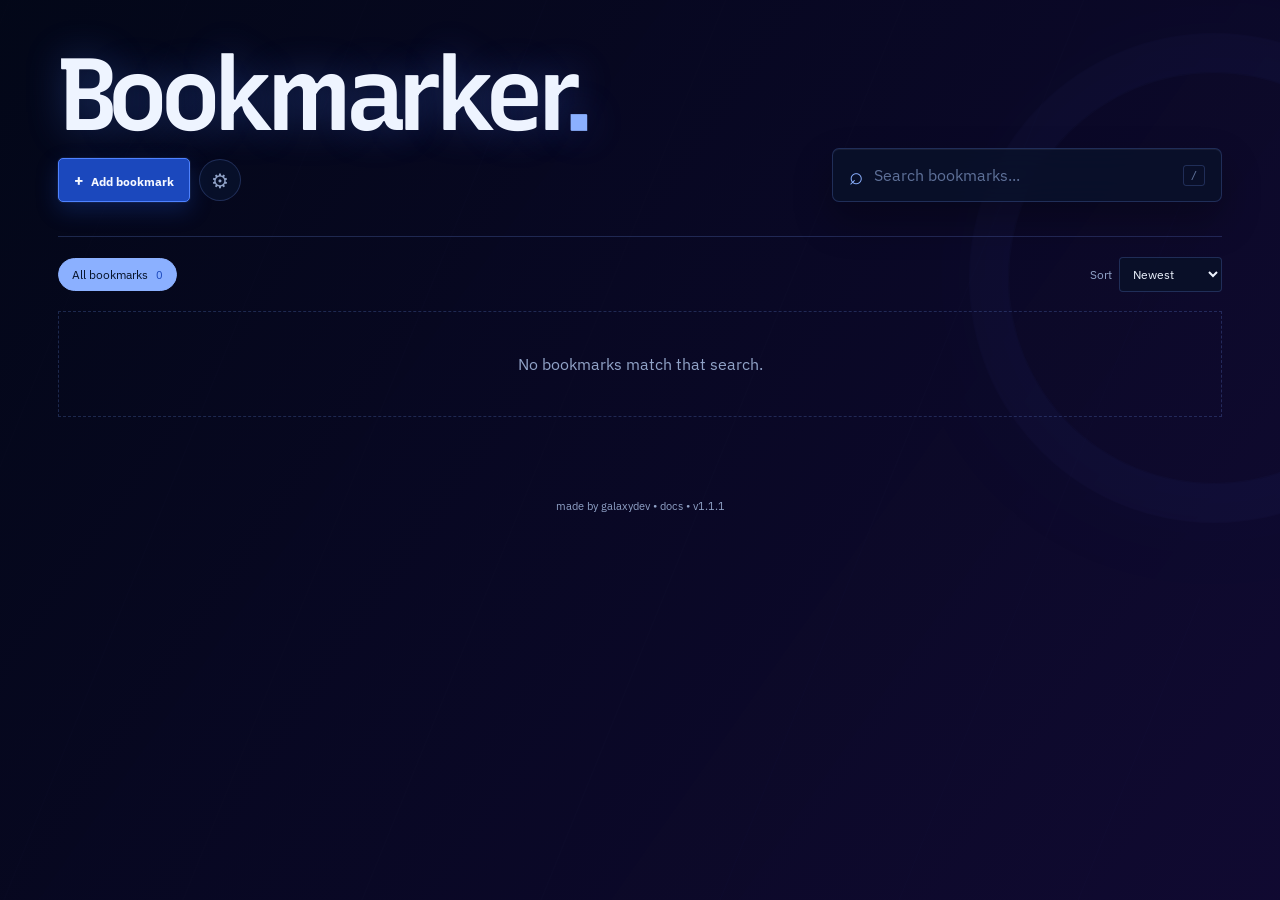
<file: index.html>
<!DOCTYPE html>
<html>
    <head>
        <meta charset="UTF-8">
        <meta name="viewport" content="width=device-width, initial-scale=1.0">
        <title>Bookmarker</title>
        <link rel="stylesheet" href="style.css">
        <link rel="preconnect" href="https://fonts.googleapis.com">
        <link rel="preconnect" href="https://fonts.gstatic.com" crossorigin>
        <link href="https://fonts.googleapis.com/css2?family=Recursive:wght@300..1000&display=swap" rel="stylesheet">
        <link rel="preconnect" href="https://fonts.googleapis.com">
        <link rel="preconnect" href="https://fonts.gstatic.com" crossorigin>
        <link href="https://fonts.googleapis.com/css2?family=IBM+Plex+Sans:ital,wght@0,100..700;1,100..700&display=swap" rel="stylesheet">
    </head>
    <body>

<main class="page-shell">
    <section class="intro" aria-labelledby="page-title">
        <div class="title-row"><h1 id="page-title">Bookmarker<span>.</span></h1><div class="title-actions"><button class="add-button" id="open-modal" type="button"><span aria-hidden="true">+</span> Add bookmark</button><div class="settings-wrap"><button class="settings-button" id="settings-button" type="button" aria-label="Open bookmark settings" aria-expanded="false">&#9881;</button><div class="settings-menu" id="settings-menu" hidden><p class="settings-label">workspace tools</p><a class="settings-menu-link" href="docs.html">&#8599; docs</a><button id="export-bookmarks" type="button">&#8595; Download save data</button><button id="import-bookmarks" type="button">&#8593; Upload save data</button><input id="import-file" type="file" accept="application/json,.json" hidden></div></div></div></div>
        <label class="search-box">
            <span class="search-icon" aria-hidden="true">⌕</span>
            <span class="sr-only">Search bookmarks</span>
            <input id="bookmark-search" type="search" placeholder="Search bookmarks..." autocomplete="off">
            <kbd>/</kbd>
        </label>
    </section>

    <nav class="category-bar" aria-label="Bookmark categories">
        <div class="category-tabs" role="tablist" aria-label="Filter bookmarks">
            <button class="category-button active" type="button" data-category="all" role="tab" aria-selected="true">All bookmarks <span>0</span></button>
            <div id="custom-categories"></div>
        </div>
        <label class="sort-control">Sort <select id="sort-bookmarks"><option value="newest">Newest</option><option value="title">Title A-Z</option><option value="category">Category</option></select></label>
    </nav>

    <section class="bookmark-grid" id="bookmark-grid" aria-live="polite">
        <p class="empty-state" id="empty-state" hidden>No bookmarks match that search.</p>
    </section>
</main>

<div class="modal-backdrop" id="bookmark-modal" hidden>
    <section class="modal" role="dialog" aria-modal="true" aria-labelledby="modal-title">
        <div class="modal-heading"><div><p class="eyebrow">new shortcut</p><h2 id="modal-title">Add bookmark</h2></div><button class="close-button" id="close-modal" type="button" aria-label="Close dialog">&times;</button></div>
        <form id="bookmark-form">
            <label>Title<input name="title" type="text" placeholder="e.g. GitHub" required></label>
            <label>URL<input name="url" type="text" inputmode="url" placeholder="https://example.com or app://link" required></label>
            <label>Image URL <span class="optional">optional</span><input name="image" type="url" placeholder="https://example.com/icon.png"></label>
            <label>Tags <span class="optional">select existing or type a new tag</span><input name="tags" type="text" list="bookmark-tag-options" placeholder="work, tools" autocomplete="off"></label>
            <datalist id="bookmark-tag-options"></datalist>
            <label class="temporary-toggle"><input name="temporary" type="checkbox" id="temporary-bookmark"> Temporary bookmark</label>
            <div id="expiry-field" class="expiry-fields" hidden><label>Delete date<input class="date-input" name="expiresDate" type="date"></label><label>Time<input name="expiresTime" type="time" value="23:59"></label></div>
            <p class="form-note">Add at least one tag to create a filter for it.</p>
            <div class="form-actions"><button class="cancel-button" id="cancel-modal" type="button">Cancel</button><button class="save-button" type="submit">Save bookmark</button></div>
        </form>
    </section>
</div>

<div class="modal-backdrop" id="delete-modal" hidden>
    <section class="modal confirm-modal" role="dialog" aria-modal="true" aria-labelledby="delete-title">
        <div class="modal-heading"><div><p class="eyebrow">remove shortcut</p><h2 id="delete-title">Delete bookmark?</h2></div><button class="close-button" id="close-delete" type="button" aria-label="Close dialog">&times;</button></div>
        <p class="confirm-copy">This will remove <strong id="delete-name"></strong> from your bookmarks.</p>
        <div class="form-actions"><button class="cancel-button" id="cancel-delete" type="button">Cancel</button><button class="delete-confirm-button" id="confirm-delete" type="button">Delete bookmark</button></div>
    </section>
</div>
<footer>
    <p>made by galaxydev • <a class="docs-link" href="docs.html">docs</a> • <span title="08/24/26">v1.1.1</span></p>
</footer>
<script src="index.js"></script>
    </body>
</html>
</file>
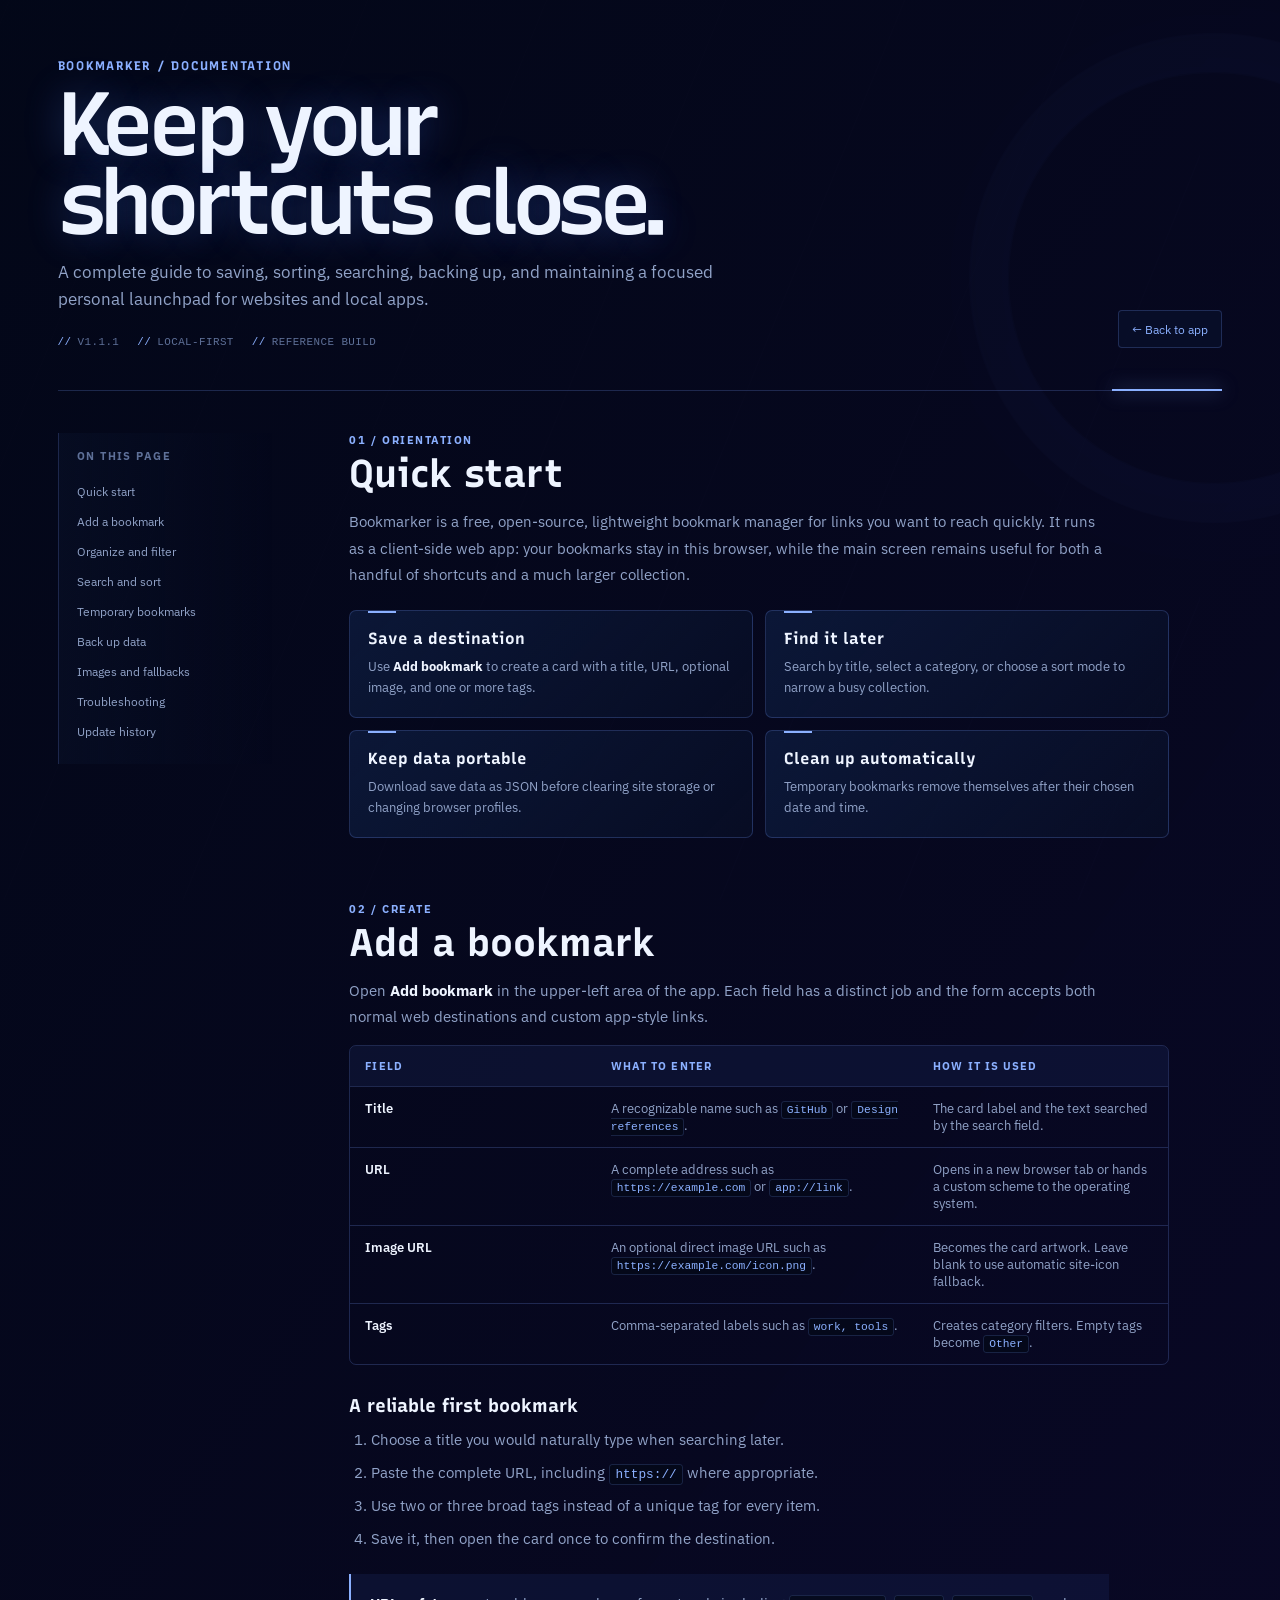
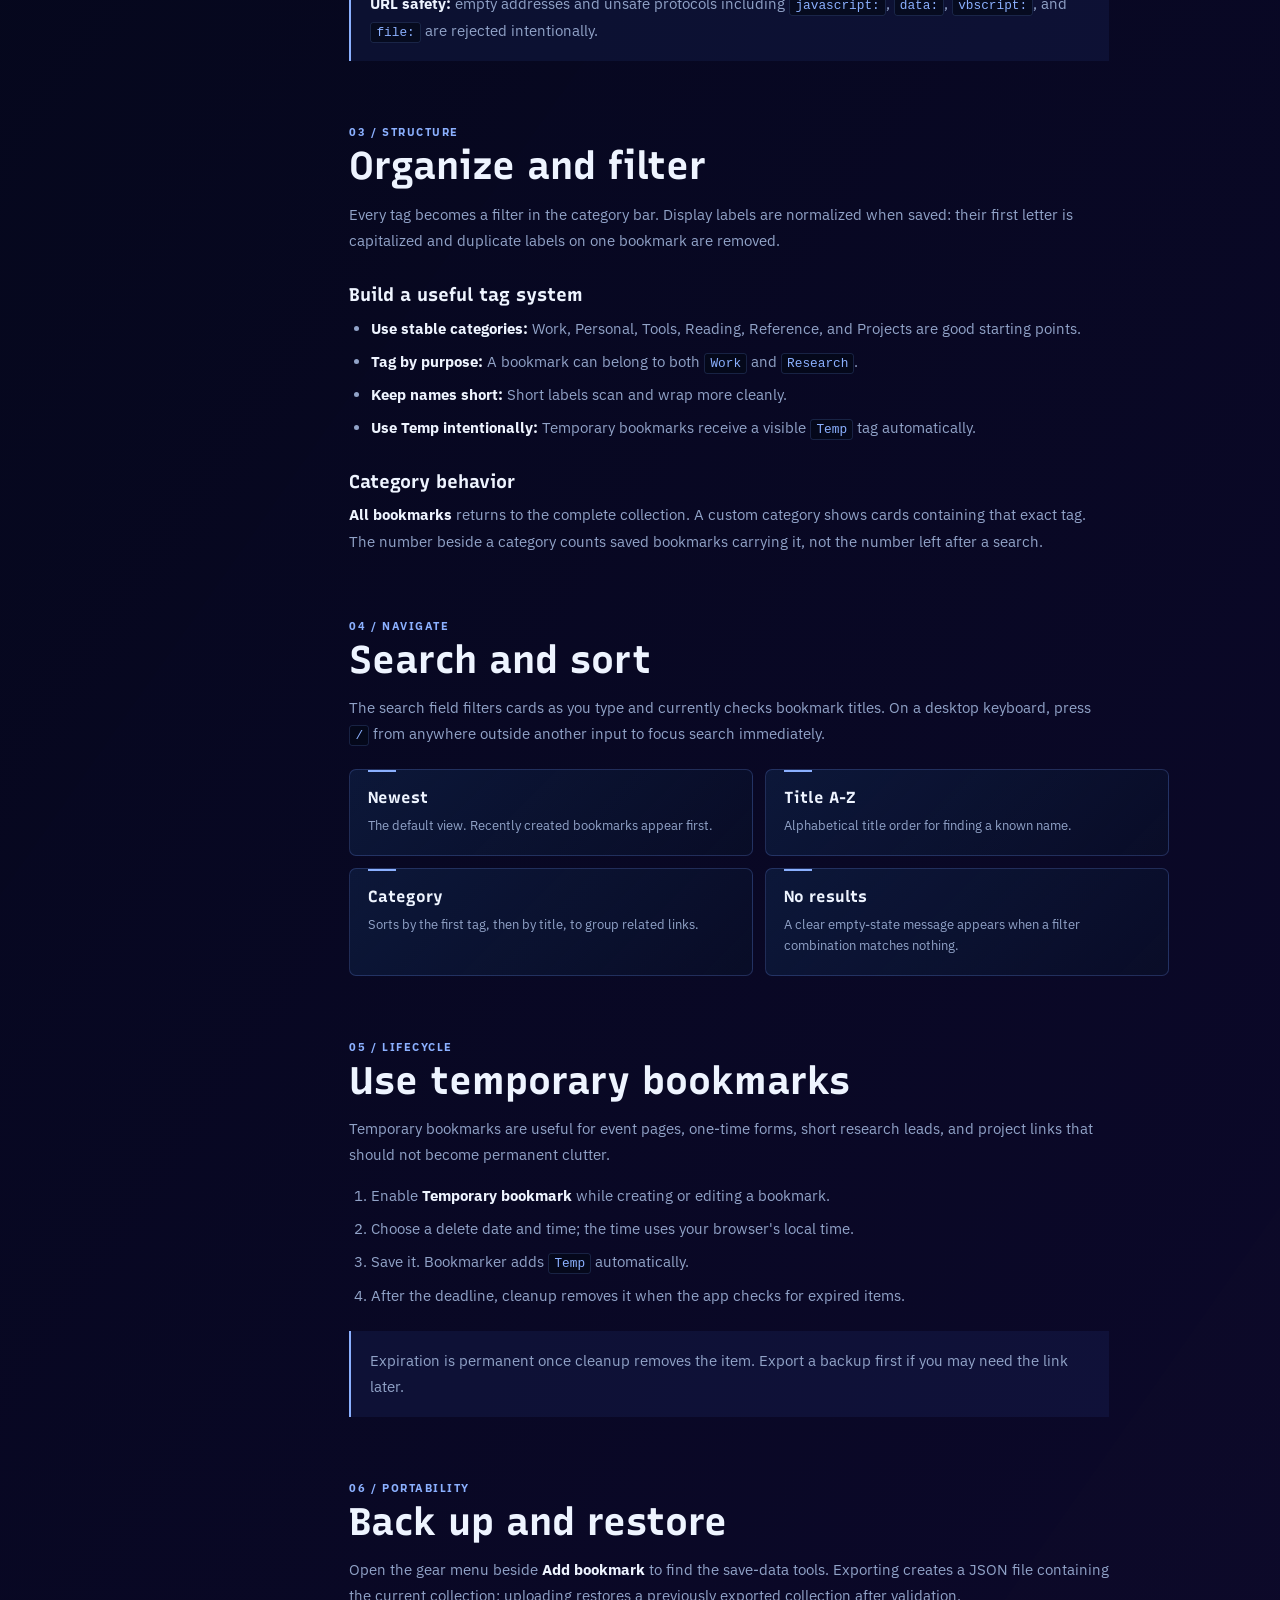
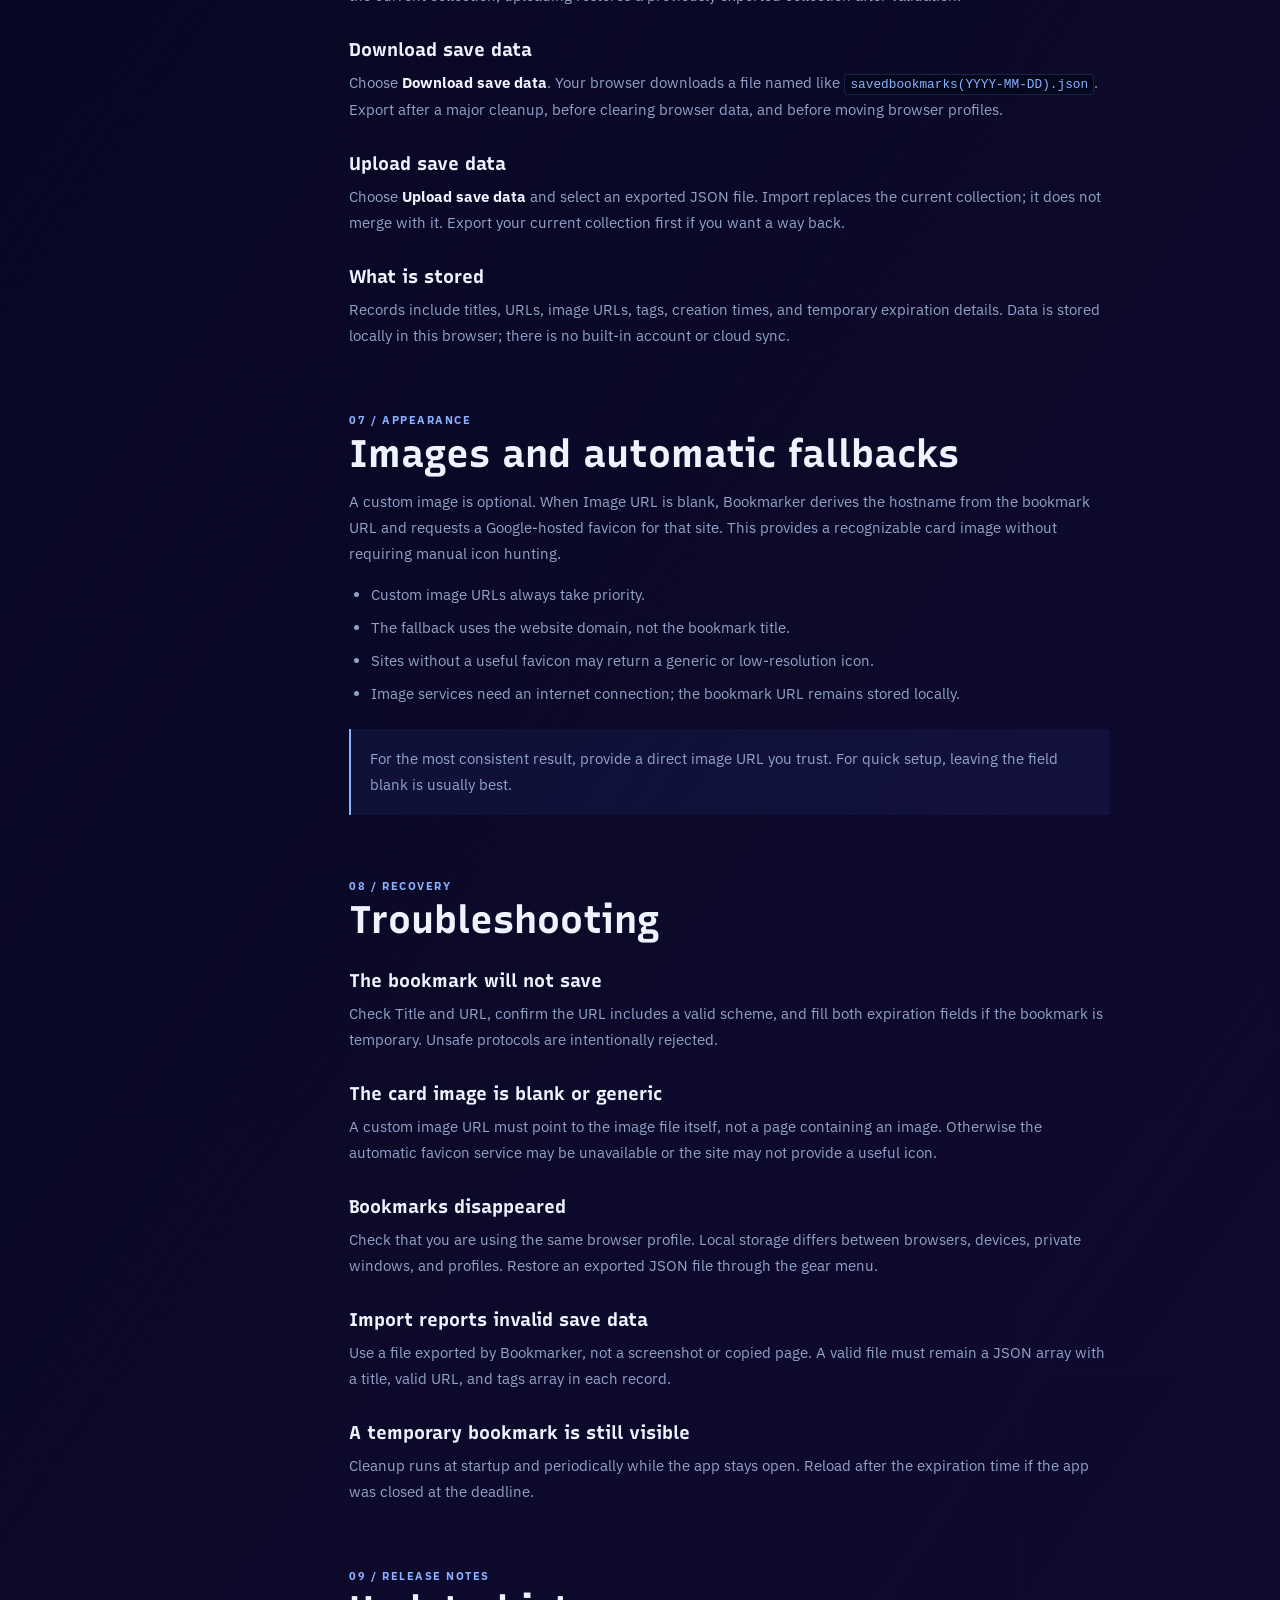
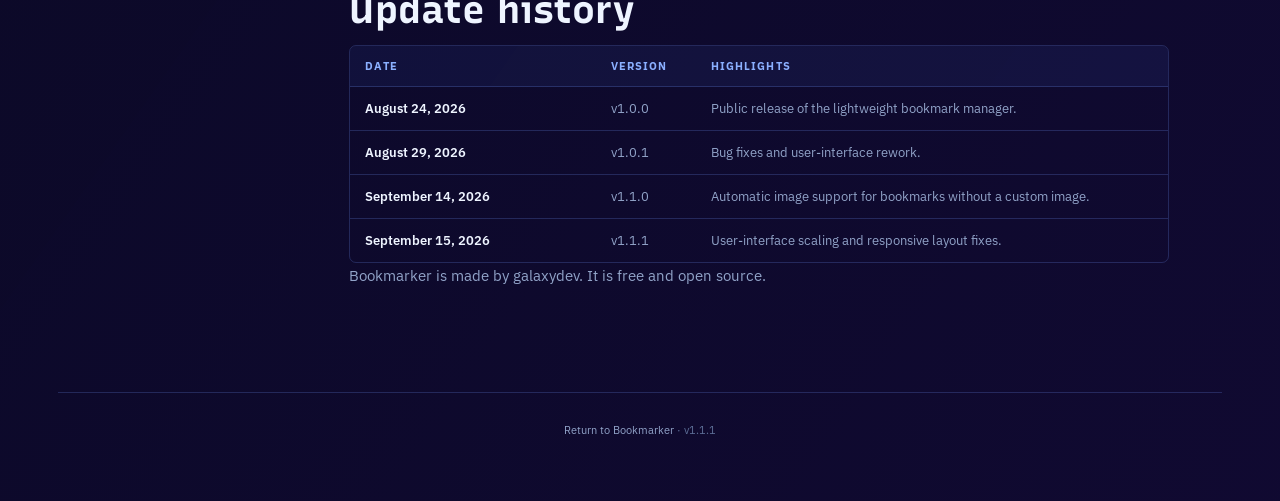
<file: docs.html>
<!DOCTYPE html>
<html lang="en">
<head>
  <meta charset="UTF-8">
  <meta name="viewport" content="width=device-width, initial-scale=1.0">
  <meta name="description" content="The complete Bookmarker user guide for creating, organizing, searching, and backing up bookmarks.">
  <title>Bookmarker User Guide</title>
  <link rel="stylesheet" href="style.css">
  <link rel="preconnect" href="https://fonts.googleapis.com">
  <link rel="preconnect" href="https://fonts.gstatic.com" crossorigin>
  <link href="https://fonts.googleapis.com/css2?family=Recursive:wght@300..1000&display=swap" rel="stylesheet">
  <link rel="preconnect" href="https://fonts.googleapis.com">
  <link rel="preconnect" href="https://fonts.gstatic.com" crossorigin>
  <link href="https://fonts.googleapis.com/css2?family=IBM+Plex+Sans:ital,wght@0,100..700;1,100..700&display=swap" rel="stylesheet">
  <style>
    .guide { width: min(1180px, 100%); margin: 0 auto; }
    .guide-header { position: relative; display: flex; align-items: end; justify-content: space-between; gap: 28px; padding: 34px 0 42px; border-bottom: 1px solid var(--line); }
    .guide-header::after { position: absolute; right: 0; bottom: -1px; width: 110px; height: 2px; content: ""; background: var(--blue-bright); box-shadow: 0 0 18px rgba(139,176,255,.7); }
    .guide-kicker, .section-kicker { color: var(--blue-bright); font-size: .68rem; font-weight: 700; letter-spacing: .14em; text-transform: uppercase; }
    .guide-kicker { font-family: var(--display); font-size: .78rem; }
    .guide-header h1 { max-width: 760px; margin: 12px 0 16px; font-size: clamp(3rem, 7vw, 6.5rem); line-height: .88; }
    .lede { max-width: 680px; margin: 0; color: var(--muted); font-size: 1.05rem; line-height: 1.65; }
    .guide-meta { display: flex; flex-wrap: wrap; gap: 8px 18px; margin-top: 22px; color: var(--dim); font-family: ui-monospace,SFMono-Regular,Menlo,monospace; font-size: .68rem; letter-spacing: .04em; text-transform: uppercase; }
    .guide-meta span::before { margin-right: 6px; color: var(--blue-bright); content: "//"; }
    .back-link { display: inline-flex; flex: 0 0 auto; padding: 10px 13px; color: var(--blue-bright); font-size: .78rem; text-decoration: none; border: 1px solid var(--line); border-radius: 4px; background: rgba(9,20,48,.58); }
    .back-link:hover { color: var(--ink); border-color: var(--line-bright); }
    .guide-layout { display: grid; grid-template-columns: 215px minmax(0,1fr); gap: clamp(28px,6vw,78px); padding: 42px 0 20px; }
    .guide-nav { position: sticky; top: 24px; align-self: start; padding: 16px 0 18px 18px; border-left: 1px solid var(--line); background: linear-gradient(90deg, rgba(9,18,42,.5), transparent); }
    .guide-nav p { margin-bottom: 13px; color: var(--dim); font-size: .66rem; font-weight: 700; letter-spacing: .14em; text-transform: uppercase; }
    .guide-nav a { display: block; padding: 7px 0; color: var(--muted); font-size: .78rem; text-decoration: none; }
    .guide-nav a:hover { color: var(--blue-bright); transform: translateX(4px); }
    .guide-content { min-width: 0; }
    .guide-section { scroll-margin-top: 24px; margin-bottom: 64px; }
    .guide-section h2 { margin: 8px 0 16px; color: var(--ink); font-family: var(--display); font-size: clamp(1.7rem,3vw,2.6rem); line-height: 1; }
    .guide-section h3 { margin: 30px 0 9px; color: var(--ink); font-family: var(--display); font-size: 1.15rem; }
    .guide-section p, .guide-section li { max-width: 760px; color: var(--muted); font-size: .93rem; line-height: 1.75; }
    .guide-section ul, .guide-section ol { max-width: 760px; margin: 10px 0 0; padding-left: 22px; }
    .guide-section li + li { margin-top: 7px; }
    .guide-section strong { color: var(--ink); }
    .guide-section code, .callout code { padding: 2px 5px; color: var(--blue-bright); font-family: ui-monospace,SFMono-Regular,Menlo,monospace; font-size: .86em; border: 1px solid rgba(117,157,255,.18); border-radius: 3px; background: rgba(3,9,23,.7); }
    .callout { max-width: 760px; margin: 22px 0; padding: 17px 19px; border-left: 2px solid var(--blue-bright); background: rgba(79,130,255,.08); }
    .callout p { margin: 0; }
    .guide-grid { display: grid; grid-template-columns: repeat(2,minmax(0,1fr)); gap: 12px; max-width: 820px; margin-top: 22px; }
    .guide-card { position: relative; padding: 18px; border: 1px solid var(--line); border-radius: 7px; background: linear-gradient(135deg, rgba(14,29,65,.74), rgba(9,18,42,.48)); }
    .guide-card::before { position: absolute; top: 0; left: 18px; width: 28px; height: 2px; content: ""; background: var(--blue-bright); }
    .guide-card h3 { margin: 0 0 8px; font-size: 1rem; }
    .guide-card p { margin: 0; font-size: .84rem; line-height: 1.6; }
    .table-wrap { max-width: 820px; overflow-x: auto; border: 1px solid var(--line); border-radius: 7px; }
    .guide-table { width: 100%; min-width: 560px; border-collapse: collapse; color: var(--muted); font-size: .82rem; }
    .guide-table th, .guide-table td { padding: 13px 15px; text-align: left; vertical-align: top; border-bottom: 1px solid var(--line); }
    .guide-table tr:last-child td { border-bottom: 0; }
    .guide-table th { color: var(--blue-bright); font-size: .68rem; letter-spacing: .1em; text-transform: uppercase; background: rgba(79,130,255,.08); }
    .guide-table td:first-child { width: 30%; color: var(--ink); font-weight: 600; }
    .guide-footer { margin-top: 18px; padding: 30px 0 12px; color: var(--dim); font-size: .7rem; text-align: center; border-top: 1px solid var(--line); }
    @media (max-width: 760px) {
      .guide-header { display: block; padding-top: 24px; }
      .back-link { margin-top: 24px; }
      .guide-layout { display: block; padding-top: 28px; }
      .guide-nav { position: static; display: flex; flex-wrap: wrap; gap: 5px 16px; margin-bottom: 42px; padding: 0 0 16px; border-left: 0; border-bottom: 1px solid var(--line); }
      .guide-nav p { flex-basis: 100%; margin-bottom: 2px; }
      .guide-nav a { padding: 4px 0; }
    }
    @media (max-width: 500px) { .guide-grid { grid-template-columns: 1fr; } .guide-section { margin-bottom: 50px; } }
  </style>
</head>
<body>
  <main class="guide">
    <header class="guide-header">
      <div>
        <div class="guide-kicker">Bookmarker / documentation</div>
        <h1 id="top">Keep your shortcuts close.</h1>
        <p class="lede">A complete guide to saving, sorting, searching, backing up, and maintaining a focused personal launchpad for websites and local apps.</p>
        <div class="guide-meta"><span>v1.1.1</span><span>local-first</span><span>reference build</span></div>
      </div>
      <a class="back-link" href="index.html">&#8592; Back to app</a>
    </header>
    <div class="guide-layout">
      <nav class="guide-nav" aria-label="Documentation contents">
        <p>On this page</p>
        <a href="#quick-start">Quick start</a>
        <a href="#add">Add a bookmark</a>
        <a href="#organize">Organize and filter</a>
        <a href="#search">Search and sort</a>
        <a href="#temporary">Temporary bookmarks</a>
        <a href="#backup">Back up data</a>
        <a href="#images">Images and fallbacks</a>
        <a href="#troubleshooting">Troubleshooting</a>
        <a href="#updates">Update history</a>
      </nav>
      <div class="guide-content">
        <section class="guide-section" id="quick-start">
          <div class="section-kicker">01 / orientation</div><h2>Quick start</h2>
          <p>Bookmarker is a free, open-source, lightweight bookmark manager for links you want to reach quickly. It runs as a client-side web app: your bookmarks stay in this browser, while the main screen remains useful for both a handful of shortcuts and a much larger collection.</p>
          <div class="guide-grid">
            <article class="guide-card"><h3>Save a destination</h3><p>Use <strong>Add bookmark</strong> to create a card with a title, URL, optional image, and one or more tags.</p></article>
            <article class="guide-card"><h3>Find it later</h3><p>Search by title, select a category, or choose a sort mode to narrow a busy collection.</p></article>
            <article class="guide-card"><h3>Keep data portable</h3><p>Download save data as JSON before clearing site storage or changing browser profiles.</p></article>
            <article class="guide-card"><h3>Clean up automatically</h3><p>Temporary bookmarks remove themselves after their chosen date and time.</p></article>
          </div>
        </section>
        <section class="guide-section" id="add">
          <div class="section-kicker">02 / create</div><h2>Add a bookmark</h2>
          <p>Open <strong>Add bookmark</strong> in the upper-left area of the app. Each field has a distinct job and the form accepts both normal web destinations and custom app-style links.</p>
          <div class="table-wrap"><table class="guide-table"><thead><tr><th>Field</th><th>What to enter</th><th>How it is used</th></tr></thead><tbody>
            <tr><td>Title</td><td>A recognizable name such as <code>GitHub</code> or <code>Design references</code>.</td><td>The card label and the text searched by the search field.</td></tr>
            <tr><td>URL</td><td>A complete address such as <code>https://example.com</code> or <code>app://link</code>.</td><td>Opens in a new browser tab or hands a custom scheme to the operating system.</td></tr>
            <tr><td>Image URL</td><td>An optional direct image URL such as <code>https://example.com/icon.png</code>.</td><td>Becomes the card artwork. Leave blank to use automatic site-icon fallback.</td></tr>
            <tr><td>Tags</td><td>Comma-separated labels such as <code>work, tools</code>.</td><td>Creates category filters. Empty tags become <code>Other</code>.</td></tr>
          </tbody></table></div>
          <h3>A reliable first bookmark</h3><ol><li>Choose a title you would naturally type when searching later.</li><li>Paste the complete URL, including <code>https://</code> where appropriate.</li><li>Use two or three broad tags instead of a unique tag for every item.</li><li>Save it, then open the card once to confirm the destination.</li></ol>
          <div class="callout"><p><strong>URL safety:</strong> empty addresses and unsafe protocols including <code>javascript:</code>, <code>data:</code>, <code>vbscript:</code>, and <code>file:</code> are rejected intentionally.</p></div>
        </section>
        <section class="guide-section" id="organize">
          <div class="section-kicker">03 / structure</div><h2>Organize and filter</h2>
          <p>Every tag becomes a filter in the category bar. Display labels are normalized when saved: their first letter is capitalized and duplicate labels on one bookmark are removed.</p>
          <h3>Build a useful tag system</h3><ul><li><strong>Use stable categories:</strong> Work, Personal, Tools, Reading, Reference, and Projects are good starting points.</li><li><strong>Tag by purpose:</strong> A bookmark can belong to both <code>Work</code> and <code>Research</code>.</li><li><strong>Keep names short:</strong> Short labels scan and wrap more cleanly.</li><li><strong>Use Temp intentionally:</strong> Temporary bookmarks receive a visible <code>Temp</code> tag automatically.</li></ul>
          <h3>Category behavior</h3><p><strong>All bookmarks</strong> returns to the complete collection. A custom category shows cards containing that exact tag. The number beside a category counts saved bookmarks carrying it, not the number left after a search.</p>
        </section>
        <section class="guide-section" id="search">
          <div class="section-kicker">04 / navigate</div><h2>Search and sort</h2>
          <p>The search field filters cards as you type and currently checks bookmark titles. On a desktop keyboard, press <code>/</code> from anywhere outside another input to focus search immediately.</p>
          <div class="guide-grid"><article class="guide-card"><h3>Newest</h3><p>The default view. Recently created bookmarks appear first.</p></article><article class="guide-card"><h3>Title A-Z</h3><p>Alphabetical title order for finding a known name.</p></article><article class="guide-card"><h3>Category</h3><p>Sorts by the first tag, then by title, to group related links.</p></article><article class="guide-card"><h3>No results</h3><p>A clear empty-state message appears when a filter combination matches nothing.</p></article></div>
        </section>
        <section class="guide-section" id="temporary">
          <div class="section-kicker">05 / lifecycle</div><h2>Use temporary bookmarks</h2>
          <p>Temporary bookmarks are useful for event pages, one-time forms, short research leads, and project links that should not become permanent clutter.</p>
          <ol><li>Enable <strong>Temporary bookmark</strong> while creating or editing a bookmark.</li><li>Choose a delete date and time; the time uses your browser's local time.</li><li>Save it. Bookmarker adds <code>Temp</code> automatically.</li><li>After the deadline, cleanup removes it when the app checks for expired items.</li></ol>
          <div class="callout"><p>Expiration is permanent once cleanup removes the item. Export a backup first if you may need the link later.</p></div>
        </section>
        <section class="guide-section" id="backup">
          <div class="section-kicker">06 / portability</div><h2>Back up and restore</h2>
          <p>Open the gear menu beside <strong>Add bookmark</strong> to find the save-data tools. Exporting creates a JSON file containing the current collection; uploading restores a previously exported collection after validation.</p>
          <h3>Download save data</h3><p>Choose <strong>Download save data</strong>. Your browser downloads a file named like <code>savedbookmarks(YYYY-MM-DD).json</code>. Export after a major cleanup, before clearing browser data, and before moving browser profiles.</p>
          <h3>Upload save data</h3><p>Choose <strong>Upload save data</strong> and select an exported JSON file. Import replaces the current collection; it does not merge with it. Export your current collection first if you want a way back.</p>
          <h3>What is stored</h3><p>Records include titles, URLs, image URLs, tags, creation times, and temporary expiration details. Data is stored locally in this browser; there is no built-in account or cloud sync.</p>
        </section>
        <section class="guide-section" id="images">
          <div class="section-kicker">07 / appearance</div><h2>Images and automatic fallbacks</h2>
          <p>A custom image is optional. When Image URL is blank, Bookmarker derives the hostname from the bookmark URL and requests a Google-hosted favicon for that site. This provides a recognizable card image without requiring manual icon hunting.</p>
          <ul><li>Custom image URLs always take priority.</li><li>The fallback uses the website domain, not the bookmark title.</li><li>Sites without a useful favicon may return a generic or low-resolution icon.</li><li>Image services need an internet connection; the bookmark URL remains stored locally.</li></ul>
          <div class="callout"><p>For the most consistent result, provide a direct image URL you trust. For quick setup, leaving the field blank is usually best.</p></div>
        </section>
        <section class="guide-section" id="troubleshooting">
          <div class="section-kicker">08 / recovery</div><h2>Troubleshooting</h2>
          <h3>The bookmark will not save</h3><p>Check Title and URL, confirm the URL includes a valid scheme, and fill both expiration fields if the bookmark is temporary. Unsafe protocols are intentionally rejected.</p>
          <h3>The card image is blank or generic</h3><p>A custom image URL must point to the image file itself, not a page containing an image. Otherwise the automatic favicon service may be unavailable or the site may not provide a useful icon.</p>
          <h3>Bookmarks disappeared</h3><p>Check that you are using the same browser profile. Local storage differs between browsers, devices, private windows, and profiles. Restore an exported JSON file through the gear menu.</p>
          <h3>Import reports invalid save data</h3><p>Use a file exported by Bookmarker, not a screenshot or copied page. A valid file must remain a JSON array with a title, valid URL, and tags array in each record.</p>
          <h3>A temporary bookmark is still visible</h3><p>Cleanup runs at startup and periodically while the app stays open. Reload after the expiration time if the app was closed at the deadline.</p>
        </section>
        <section class="guide-section" id="updates">
          <div class="section-kicker">09 / release notes</div><h2>Update history</h2>
          <div class="table-wrap"><table class="guide-table"><thead><tr><th>Date</th><th>Version</th><th>Highlights</th></tr></thead><tbody><tr><td>August 24, 2026</td><td>v1.0.0</td><td>Public release of the lightweight bookmark manager.</td></tr><tr><td>August 29, 2026</td><td>v1.0.1</td><td>Bug fixes and user-interface rework.</td></tr><tr><td>September 14, 2026</td><td>v1.1.0</td><td>Automatic image support for bookmarks without a custom image.</td></tr><tr><td>September 15, 2026</td><td>v1.1.1</td><td>User-interface scaling and responsive layout fixes.</td></tr></tbody></table></div>
          <p>Bookmarker is made by galaxydev. It is free and open source.</p>
        </section>
      </div>
    </div>
    <footer class="guide-footer"><a class="docs-link" href="index.html">Return to Bookmarker</a><span aria-hidden="true"> &middot; </span>v1.1.1</footer>
  </main>
</body>
</html>
</file>
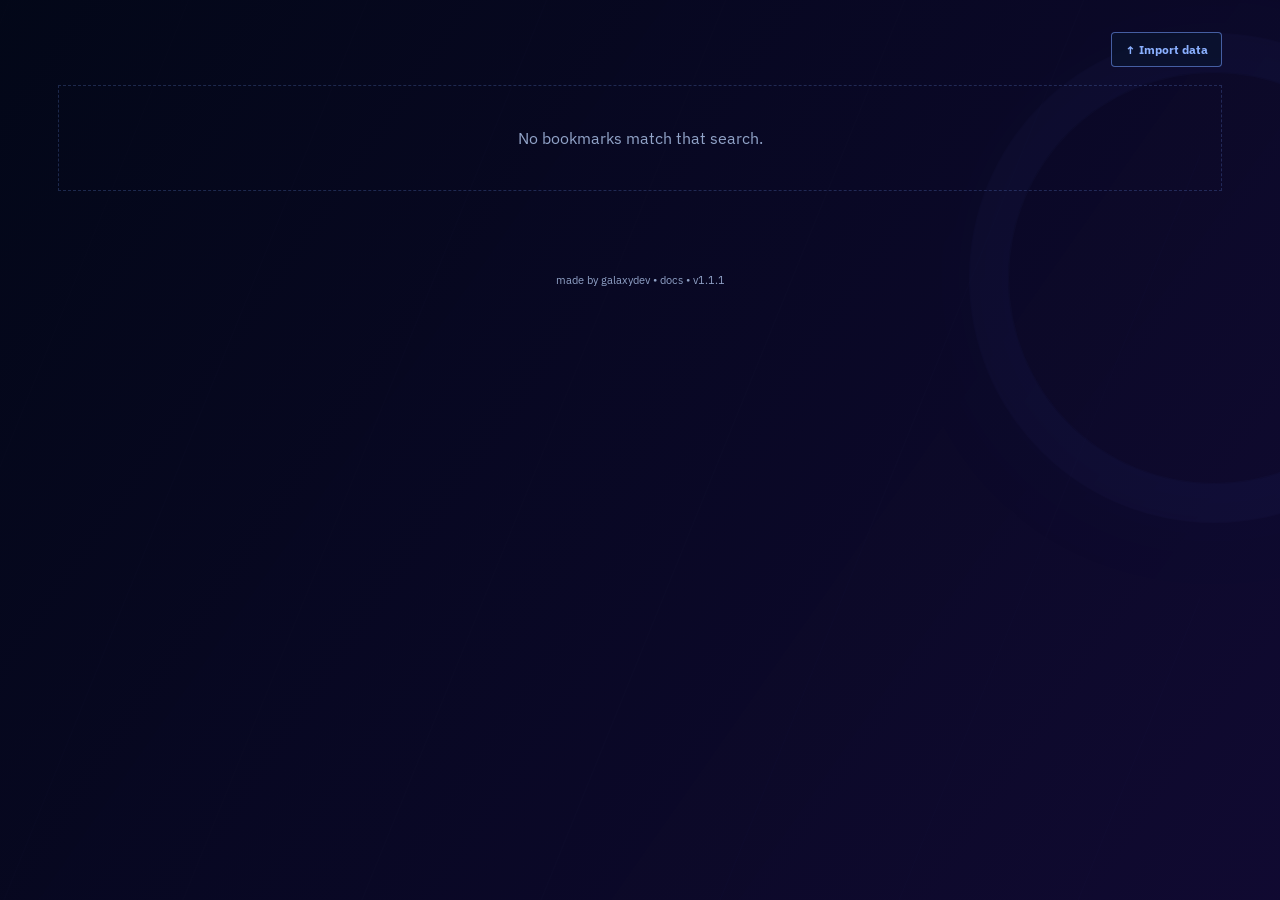
<file: widget.html>
<!DOCTYPE html>
<html>
    <head>
        <meta charset="UTF-8">
        <meta name="viewport" content="width=device-width, initial-scale=1.0">
        <title>Bookmarker Widget</title>
        <link rel="stylesheet" href="style.css">
        <link rel="preconnect" href="https://fonts.googleapis.com">
        <link rel="preconnect" href="https://fonts.gstatic.com" crossorigin>
        <link href="https://fonts.googleapis.com/css2?family=Recursive:wght@300..1000&display=swap" rel="stylesheet">
        <link rel="preconnect" href="https://fonts.googleapis.com">
        <link rel="preconnect" href="https://fonts.gstatic.com" crossorigin>
        <link href="https://fonts.googleapis.com/css2?family=IBM+Plex+Sans:ital,wght@0,100..700;1,100..700&display=swap" rel="stylesheet">
    </head>
    <body>

<main class="widget-shell">
    <div class="widget-toolbar"><button class="import-button" id="import-bookmarks" type="button">&#8593; Import data</button><input id="import-file" type="file" accept="application/json,.json" hidden></div>
    <section class="bookmark-grid" id="bookmark-grid" aria-live="polite">
        <p class="empty-state" id="empty-state" hidden>No bookmarks match that search.</p>
    </section>
</main>

<div class="modal-backdrop" id="bookmark-modal" hidden>
    <section class="modal" role="dialog" aria-modal="true" aria-labelledby="modal-title">
        <div class="modal-heading"><div><p class="eyebrow">new shortcut</p><h2 id="modal-title">Add bookmark</h2></div><button class="close-button" id="close-modal" type="button" aria-label="Close dialog">&times;</button></div>
        <form id="bookmark-form">
            <label>Title<input name="title" type="text" placeholder="e.g. GitHub" required></label>
            <label>URL<input name="url" type="text" inputmode="url" placeholder="https://example.com or app://link" required></label>
            <label>Image URL <span class="optional">optional</span><input name="image" type="url" placeholder="https://example.com/icon.png"></label>
            <label>Tags <span class="optional">select existing or type a new tag</span><input name="tags" type="text" list="bookmark-tag-options" placeholder="work, tools" autocomplete="off"></label>
            <datalist id="bookmark-tag-options"></datalist>
            <label class="temporary-toggle"><input name="temporary" type="checkbox" id="temporary-bookmark"> Temporary bookmark</label>
            <div id="expiry-field" class="expiry-fields" hidden><label>Delete date<input class="date-input" name="expiresDate" type="date"></label><label>Time<input name="expiresTime" type="time" value="23:59"></label></div>
            <p class="form-note">Add at least one tag to create a filter for it.</p>
            <div class="form-actions"><button class="cancel-button" id="cancel-modal" type="button">Cancel</button><button class="save-button" type="submit">Save bookmark</button></div>
        </form>
    </section>
</div>

<div class="modal-backdrop" id="delete-modal" hidden>
    <section class="modal confirm-modal" role="dialog" aria-modal="true" aria-labelledby="delete-title">
        <div class="modal-heading"><div><p class="eyebrow">remove shortcut</p><h2 id="delete-title">Delete bookmark?</h2></div><button class="close-button" id="close-delete" type="button" aria-label="Close dialog">&times;</button></div>
        <p class="confirm-copy">This will remove <strong id="delete-name"></strong> from your bookmarks.</p>
        <div class="form-actions"><button class="cancel-button" id="cancel-delete" type="button">Cancel</button><button class="delete-confirm-button" id="confirm-delete" type="button">Delete bookmark</button></div>
    </section>
</div>
<footer>
    <p>made by galaxydev • <a class="docs-link" href="docs.html">docs</a> • <span title="08/24/26">v1.1.1</span></p>
</footer>
<script src="index.js"></script>
    </body>
</html>
</file>
<file: style.css>
:root {
  --bg: #050a18;
  --bg-soft: #0a1227;
  --panel: rgba(9, 18, 42, 0.82);
  --panel-strong: rgba(14, 29, 65, 0.94);
  --line: rgba(117, 157, 255, 0.22);
  --line-bright: rgba(117, 157, 255, 0.56);
  --ink: #eef4ff;
  --muted: #91a3c8;
  --dim: #5e7098;
  --blue: #4f82ff;
  --blue-bright: #8bb0ff;
  --blue-deep: #1b48bd;
  --gold: #f3c86b;
  --rose: #ff8798;
  --display: "Recursive", "Trebuchet MS", sans-serif;
  --body: "IBM Plex Sans", sans-serif;
}

* {
  box-sizing: border-box;
}

html {
  min-width: 320px;
  background: var(--bg);
}

footer {
  margin-top: 42px;
  padding: 24px 0;
  color: var(--muted);
  font-size: 0.68rem;
  text-align: center;
}

.docs-link {
  color: var(--muted);
  text-decoration: none;
}

.docs-link:hover {
  color: var(--blue-bright);
  text-decoration: underline;
  text-underline-offset: 3px;
}

body {
  position: relative;
  min-height: 100vh;
  margin: 0;
  padding: 24px clamp(18px, 4.5vw, 72px) 54px;
  overflow-x: hidden;
  color: var(--ink);
  font-family: var(--body);
  background: linear-gradient(125deg, rgba(3, 7, 24, 0.88), rgba(20, 10, 58, 0.76)), url("https://images.unsplash.com/photo-1514565131-fce0801e5785?auto=format&fit=crop&w=2400&q=90") center / cover fixed;
}

body::before {
  position: fixed;
  z-index: -1;
  inset: 0;
  content: "";
  pointer-events: none;
  opacity: 0.2;
  background-image: repeating-linear-gradient(112deg, transparent 0 82px, rgba(139, 176, 255, 0.24) 83px, transparent 84px 166px);
  transform: translateX(-80px);
}

body::after {
  position: fixed;
  z-index: -1;
  top: 8%;
  right: -140px;
  width: 410px;
  height: 410px;
  content: "";
  border: 1px solid rgba(79, 130, 255, 0.12);
  border-radius: 50%;
  box-shadow: 0 0 0 38px rgba(79, 130, 255, 0.035), 0 0 0 39px rgba(79, 130, 255, 0.1), 0 0 110px rgba(27, 72, 189, 0.18);
}

a {
  color: inherit;
}

.page-shell {
  width: min(1220px, 100%);
  margin: auto;
}

.widget-shell {
  width: min(1220px, 100%);
  margin: auto;
}

.widget-toolbar {
  display: flex;
  justify-content: flex-end;
  padding: 8px 0 18px;
}

.widget-shell .bookmark-grid {
  grid-template-columns: repeat(4, minmax(0, 1fr));
  gap: clamp(8px, 1.4vw, 19px);
}

.widget-shell .bookmark-card {
  height: auto;
  aspect-ratio: 1;
}

.import-button {
  padding: 9px 13px;
  color: var(--blue-bright);
  font: inherit;
  font-size: 0.76rem;
  font-weight: 700;
  border: 1px solid var(--line-bright);
  border-radius: 4px;
  background: rgba(9, 20, 48, 0.7);
  cursor: pointer;
}

.import-button:hover {
  color: var(--ink);
  border-color: var(--blue-bright);
  background: rgba(79, 130, 255, 0.16);
}

.intro {
  display: grid;
  grid-template-columns: minmax(0, 1fr) minmax(260px, 390px);
  align-items: end;
  gap: 42px;
  padding: 28px 0 34px;
  border-bottom: 1px solid var(--line);
}

.title-row {
  display: flex;
  flex-wrap: wrap;
  align-items: end;
  justify-content: space-between;
  gap: 20px;
}

.title-row > h1,
.title-actions {
  min-width: 0;
}

h1,
h2,
p {
  margin-top: 0;
}

h1 {
  margin-bottom: 0;
  color: var(--ink);
  font-family: var(--display);
  font-size: clamp(3.3rem, 8vw, 7.2rem);
  font-weight: 600;
  line-height: 0.84;
  letter-spacing: -0.08em;
  text-shadow: 0 0 38px rgba(79, 130, 255, 0.3);
}

h1 span {
  color: var(--blue-bright);
}

.title-actions {
  display: flex;
  flex: 0 1 auto;
  flex-wrap: wrap;
  align-items: center;
  gap: 9px;
}

.add-button,
.settings-button,
.category-button,
.sort-control select,
.close-button,
.save-button,
.cancel-button,
.delete-confirm-button {
  font: inherit;
  cursor: pointer;
}

.add-button {
  padding: 11px 15px;
  color: #f5f8ff;
  font-size: 0.78rem;
  font-weight: 700;
  border: 1px solid var(--blue);
  border-radius: 5px;
  background: var(--blue-deep);
  box-shadow: 0 0 0 1px rgba(139, 176, 255, 0.08), 0 8px 22px rgba(27, 72, 189, 0.3);
  transition: background 0.2s ease, transform 0.2s ease, box-shadow 0.2s ease;
}

.add-button:hover {
  background: var(--blue);
  box-shadow: 0 10px 30px rgba(79, 130, 255, 0.35);
  transform: translateY(-2px);
}

.add-button span {
  margin-right: 4px;
  font-size: 1rem;
}

.settings-wrap {
  position: relative;
}

.settings-button {
  display: grid;
  width: 42px;
  height: 42px;
  place-items: center;
  color: var(--muted);
  font-size: 1.25rem;
  border: 1px solid var(--line);
  border-radius: 50%;
  background: rgba(9, 20, 48, 0.7);
  transition: color 0.2s ease, border-color 0.2s ease, transform 0.2s ease;
}

.settings-button:hover,
.settings-button[aria-expanded="true"] {
  color: var(--blue-bright);
  border-color: var(--line-bright);
  transform: rotate(24deg);
}

.settings-menu {
  position: absolute;
  z-index: 5;
  top: 50px;
  right: 0;
  width: 190px;
  padding: 6px;
  border: 1px solid var(--line-bright);
  border-radius: 6px;
  background: var(--panel-strong);
  box-shadow: 0 18px 42px rgba(0, 0, 0, 0.52);
}

.settings-label {
  margin: 3px 8px 5px;
  color: var(--dim);
  font-size: 0.62rem;
  font-weight: 700;
  letter-spacing: 0.12em;
  text-transform: uppercase;
}

.settings-menu[hidden] {
  display: none;
}

.settings-menu button {
  display: block;
  width: 100%;
  padding: 10px;
  color: var(--muted);
  font: inherit;
  font-size: 0.73rem;
  text-align: left;
  border: 0;
  background: transparent;
  cursor: pointer;
}

.settings-menu button:hover {
  color: var(--ink);
  background: rgba(79, 130, 255, 0.14);
}

.settings-menu-link {
  display: block;
  padding: 10px;
  color: var(--blue-bright);
  font-size: 0.73rem;
  text-decoration: none;
}

.settings-menu-link:hover {
  color: var(--ink);
  background: rgba(79, 130, 255, 0.14);
}

.search-box {
  display: flex;
  align-items: center;
  height: 54px;
  padding: 0 16px;
  border: 1px solid var(--line);
  border-radius: 7px;
  background: var(--panel);
  box-shadow: 0 18px 38px rgba(0, 0, 0, 0.28), inset 0 1px rgba(255, 255, 255, 0.06);
  backdrop-filter: blur(18px);
}

.search-box:focus-within {
  border-color: var(--blue);
  box-shadow: 0 0 0 3px rgba(79, 130, 255, 0.14), 0 18px 38px rgba(0, 0, 0, 0.28);
}

.search-icon {
  margin-right: 9px;
  color: var(--blue-bright);
  font-size: 1.5rem;
}

.search-box input {
  min-width: 0;
  flex: 1;
  color: var(--ink);
  font: inherit;
  border: 0;
  outline: 0;
  background: transparent;
}

.search-box input::placeholder {
  color: var(--dim);
}

kbd {
  padding: 3px 7px;
  color: var(--dim);
  font-size: 0.68rem;
  border: 1px solid var(--line);
  border-radius: 3px;
}

.category-bar {
  display: flex;
  flex-wrap: wrap;
  align-items: center;
  justify-content: space-between;
  gap: 18px;
  padding: 20px 0 19px;
}

.category-tabs {
  display: flex;
  min-width: 0;
  flex: 1 1 500px;
  flex-wrap: wrap;
  gap: 7px;
}

#custom-categories {
  display: contents;
}

.category-button {
  padding: 8px 13px;
  color: var(--muted);
  font-size: 0.76rem;
  border: 1px solid var(--line);
  border-radius: 999px;
  background: rgba(9, 20, 48, 0.58);
  transition: color 0.2s ease, border-color 0.2s ease, background 0.2s ease;
}

.category-button span {
  margin-left: 5px;
  color: var(--dim);
  font-size: 0.67rem;
}

.category-button:hover,
.category-button.active {
  color: #061329;
  border-color: var(--blue-bright);
  background: var(--blue-bright);
}

.category-button.active span {
  color: var(--blue-deep);
}

.sort-control {
  display: flex;
  flex: 0 1 auto;
  min-width: max-content;
  align-items: center;
  gap: 7px;
  color: var(--muted);
  font-size: 0.74rem;
}

.sort-control select {
  padding: 8px 25px 8px 9px;
  color: var(--ink);
  font-size: 0.74rem;
  border: 1px solid var(--line);
  border-radius: 4px;
  outline: 0;
  background: var(--panel);
}

.sort-control select:focus {
  border-color: var(--blue);
}

.bookmark-grid {
  display: grid;
  grid-template-columns: repeat(auto-fit, minmax(235px, 1fr));
  gap: 19px;
}

.bookmark-card {
  position: relative;
  height: 330px;
  min-width: 0;
  overflow: hidden;
  border: 1px solid var(--line);
  border-radius: 16px;
  background: var(--panel);
  box-shadow: 0 22px 44px rgba(0, 0, 0, 0.34), inset 0 1px rgba(255, 255, 255, 0.08);
  backdrop-filter: blur(12px);
  transition: border-color 0.25s ease, box-shadow 0.25s ease, transform 0.25s ease;
}

.bookmark-card::after {
  position: absolute;
  top: 0;
  right: 16px;
  width: 1px;
  height: 45%;
  content: "";
  border-radius: 0;
  background: linear-gradient(transparent, var(--blue), transparent);
  box-shadow: none;
  opacity: 0.58;
}

.bookmark-card:hover {
  border-color: var(--line-bright);
  box-shadow: 0 28px 58px rgba(0, 0, 0, 0.46), 0 0 30px rgba(79, 130, 255, 0.13);
  transform: translateY(-5px);
}

.bookmark-icon {
  position: relative;
  display: block;
  width: 100%;
  height: 100%;
  overflow: hidden;
  border-radius: inherit;
}

.bookmark-icon::before {
  position: absolute;
  z-index: 1;
  inset: 0;
  content: "";
  background: linear-gradient(180deg, rgba(5, 10, 24, 0.02) 28%, rgba(5, 10, 24, 0.38) 52%, rgba(5, 10, 24, 0.97) 91%);
  pointer-events: none;
}

.bookmark-icon img {
  display: block;
  width: 100%;
  height: 100%;
  object-fit: cover;
  filter: saturate(0.84) brightness(0.88) contrast(1.04);
  transition: filter 0.3s ease, transform 0.4s ease;
}

.bookmark-card:hover .bookmark-icon img {
  filter: saturate(1) brightness(1) contrast(1.04);
  transform: scale(1.07);
}

.open-arrow {
  position: absolute;
  z-index: 2;
  top: 15px;
  right: 15px;
  display: grid;
  width: 35px;
  height: 35px;
  place-items: center;
  color: #061329;
  font-size: 1.1rem;
  border: 1px solid rgba(255, 255, 255, 0.34);
  border-radius: 50%;
  background: var(--blue-bright);
  opacity: 0;
  transform: translateY(-6px);
  transition: opacity 0.2s ease, transform 0.2s ease;
}

.bookmark-card:hover .open-arrow {
  opacity: 1;
  transform: translateY(0);
}

.bookmark-info {
  position: absolute;
  z-index: 2;
  right: 0;
  bottom: 0;
  left: 0;
  display: flex;
  flex-wrap: wrap;
  align-items: end;
  justify-content: space-between;
  gap: 10px;
  padding: 70px 17px 17px;
}

.bookmark-info h2 {
  min-width: 0;
  max-width: 100%;
  margin: 0;
  overflow-wrap: anywhere;
  color: var(--ink);
  font-family: var(--display);
  font-size: 1.15rem;
  font-weight: 570;
}

.bookmark-actions {
  display: flex;
  flex: 1 1 100%;
  min-width: 0;
  align-items: start;
  justify-content: space-between;
  gap: 7px;
}
.card-buttons {
  display: flex;
  align-items: center;
  gap: 5px;
}
.edit-button {
  display: grid;
  width: 25px;
  height: 25px;
  place-items: center;
  padding: 0;
  color: var(--blue-bright);
  font-size: 0.95rem;
  border: 1px solid var(--line);
  border-radius: 4px;
  background: rgba(5, 11, 27, 0.62);
  cursor: pointer;
}
.edit-button:hover,
.edit-button:focus-visible {
  color: #061329;
  border-color: var(--blue-bright);
  background: var(--blue-bright);
}

.bookmark-tags {
  display: flex;
  min-width: 0;
  max-height: 54px;
  overflow-y: auto;
  flex-wrap: wrap;
  justify-content: end;
  gap: 4px;
}

.category-label {
  padding: 4px 7px;
  color: #07152f;
  font-size: 0.62rem;
  font-weight: 700;
  letter-spacing: 0.04em;
  text-transform: uppercase;
  border-radius: 3px;
  background: var(--blue-bright);
}

.bookmark-card:nth-child(3n + 2) .category-label {
  background: var(--gold);
}

.bookmark-card:nth-child(3n + 3) .category-label {
  background: var(--rose);
}

.delete-button {
  display: grid;
  width: 25px;
  height: 25px;
  place-items: center;
  padding: 0;
  color: #b6c3e0;
  font-size: 1.1rem;
  border: 1px solid var(--line);
  border-radius: 4px;
  background: rgba(5, 11, 27, 0.62);
  cursor: pointer;
}

.delete-button:hover,
.delete-button:focus-visible {
  color: #fff0f2;
  border-color: var(--rose);
  background: rgba(255, 135, 152, 0.3);
}

.empty-state {
  grid-column: 1 / -1;
  padding: 42px;
  color: var(--muted);
  text-align: center;
  border: 1px dashed var(--line);
}

.modal-backdrop {
  position: fixed;
  z-index: 10;
  inset: 0;
  display: grid;
  padding: 20px;
  place-items: center;
  background: rgba(1, 6, 18, 0.78);
  backdrop-filter: blur(10px);
}

.modal-backdrop[hidden],
.bookmark-card[hidden],
.empty-state[hidden] {
  display: none;
}

.modal {
  width: min(480px, 100%);
  max-height: calc(100vh - 40px);
  overflow-y: auto;
  padding: 28px;
  border: 1px solid var(--line-bright);
  border-radius: 9px;
  background: var(--bg-soft);
  box-shadow: 0 28px 72px rgba(0, 0, 0, 0.64), 0 0 32px rgba(79, 130, 255, 0.1);
}

.modal-heading {
  display: flex;
  align-items: start;
  justify-content: space-between;
  margin-bottom: 24px;
}

.modal-heading .eyebrow,
.eyebrow {
  margin-bottom: 7px;
  color: var(--blue-bright);
  font-size: 0.68rem;
  font-weight: 700;
  letter-spacing: 0.14em;
  text-transform: uppercase;
}

.modal-heading h2 {
  margin-bottom: 0;
  font-family: var(--display);
  font-size: 1.5rem;
}

.close-button {
  width: 31px;
  height: 31px;
  color: var(--muted);
  font-size: 1.35rem;
  line-height: 1;
  border: 1px solid var(--line);
  border-radius: 50%;
  background: transparent;
}

.close-button:hover {
  color: var(--ink);
  border-color: var(--blue);
}

#bookmark-form label {
  display: block;
  margin-bottom: 15px;
  color: var(--muted);
  font-size: 0.76rem;
}

.optional {
  color: var(--dim);
  font-size: 0.68rem;
}

#bookmark-form input {
  display: block;
  width: 100%;
  height: 41px;
  margin-top: 6px;
  padding: 0 10px;
  color: var(--ink);
  font: inherit;
  border: 1px solid var(--line);
  border-radius: 4px;
  outline: 0;
  background: rgba(3, 9, 23, 0.76);
}

#bookmark-form input:focus {
  border-color: var(--blue);
  box-shadow: 0 0 0 3px rgba(79, 130, 255, 0.12);
}

.temporary-toggle {
  display: flex !important;
  align-items: center;
  gap: 8px;
  color: var(--blue-bright) !important;
}

.temporary-toggle input {
  width: 16px !important;
  height: 16px !important;
  margin: 0 !important;
  accent-color: var(--blue);
}

#expiry-field[hidden] {
  display: none;
}

.expiry-fields {
  display: grid;
  grid-template-columns: 1fr 0.7fr;
  gap: 12px;
}

.date-input {
  cursor: pointer;
}

.date-input::-webkit-calendar-picker-indicator {
  width: 18px;
  height: 18px;
  cursor: pointer;
  filter: invert(75%) sepia(38%) saturate(950%) hue-rotate(183deg);
  opacity: 0.9;
}

.form-note {
  margin: 2px 0 22px;
  color: var(--dim);
  font-size: 0.7rem;
}

.form-actions {
  display: flex;
  flex-wrap: wrap;
  justify-content: end;
  gap: 9px;
}

.cancel-button,
.save-button,
.delete-confirm-button {
  padding: 10px 13px;
  font-size: 0.76rem;
  border: 1px solid var(--line);
  border-radius: 4px;
}

.cancel-button {
  color: var(--muted);
  background: transparent;
}

.save-button {
  color: #061329;
  border-color: var(--blue-bright);
  background: var(--blue-bright);
}

.delete-confirm-button {
  color: #fff0f2;
  border-color: var(--rose);
  background: #b94258;
}

.confirm-copy {
  margin-bottom: 26px;
  color: var(--muted);
  line-height: 1.5;
}

.confirm-copy strong {
  color: var(--ink);
}

.sr-only {
  position: absolute;
  width: 1px;
  height: 1px;
  padding: 0;
  overflow: hidden;
  clip: rect(0, 0, 0, 0);
  white-space: nowrap;
  border: 0;
}

@media (max-width: 760px) {
  body {
    padding: 18px 18px 42px;
  }

  .intro {
    display: block;
    padding-top: 24px;
  }

  .title-row {
    align-items: start;
  }

  h1 {
    font-size: clamp(2.8rem, 13vw, 5rem);
  }

  .search-box {
    margin-top: 28px;
  }

  .category-bar {
    display: block;
  }

  .category-tabs {
    width: 100%;
  }

  .sort-control {
    justify-content: space-between;
  }

  .sort-control {
    margin-top: 14px;
  }
}

@media (max-width: 440px) {
  .title-row {
    display: block;
  }

  .title-actions {
    display: flex;
    flex-wrap: wrap;
    justify-content: space-between;
    margin-top: 22px;
  }

  .add-button {
    flex: 1 1 180px;
  }

  .bookmark-info {
    flex-direction: column;
    align-items: stretch;
  }

  .bookmark-tags {
    justify-content: start;
  }

  .form-actions > button {
    flex: 1 1 120px;
  }

  .modal {
    padding: 22px;
  }

  .bookmark-grid {
    grid-template-columns: 1fr;
  }
}
</file>
